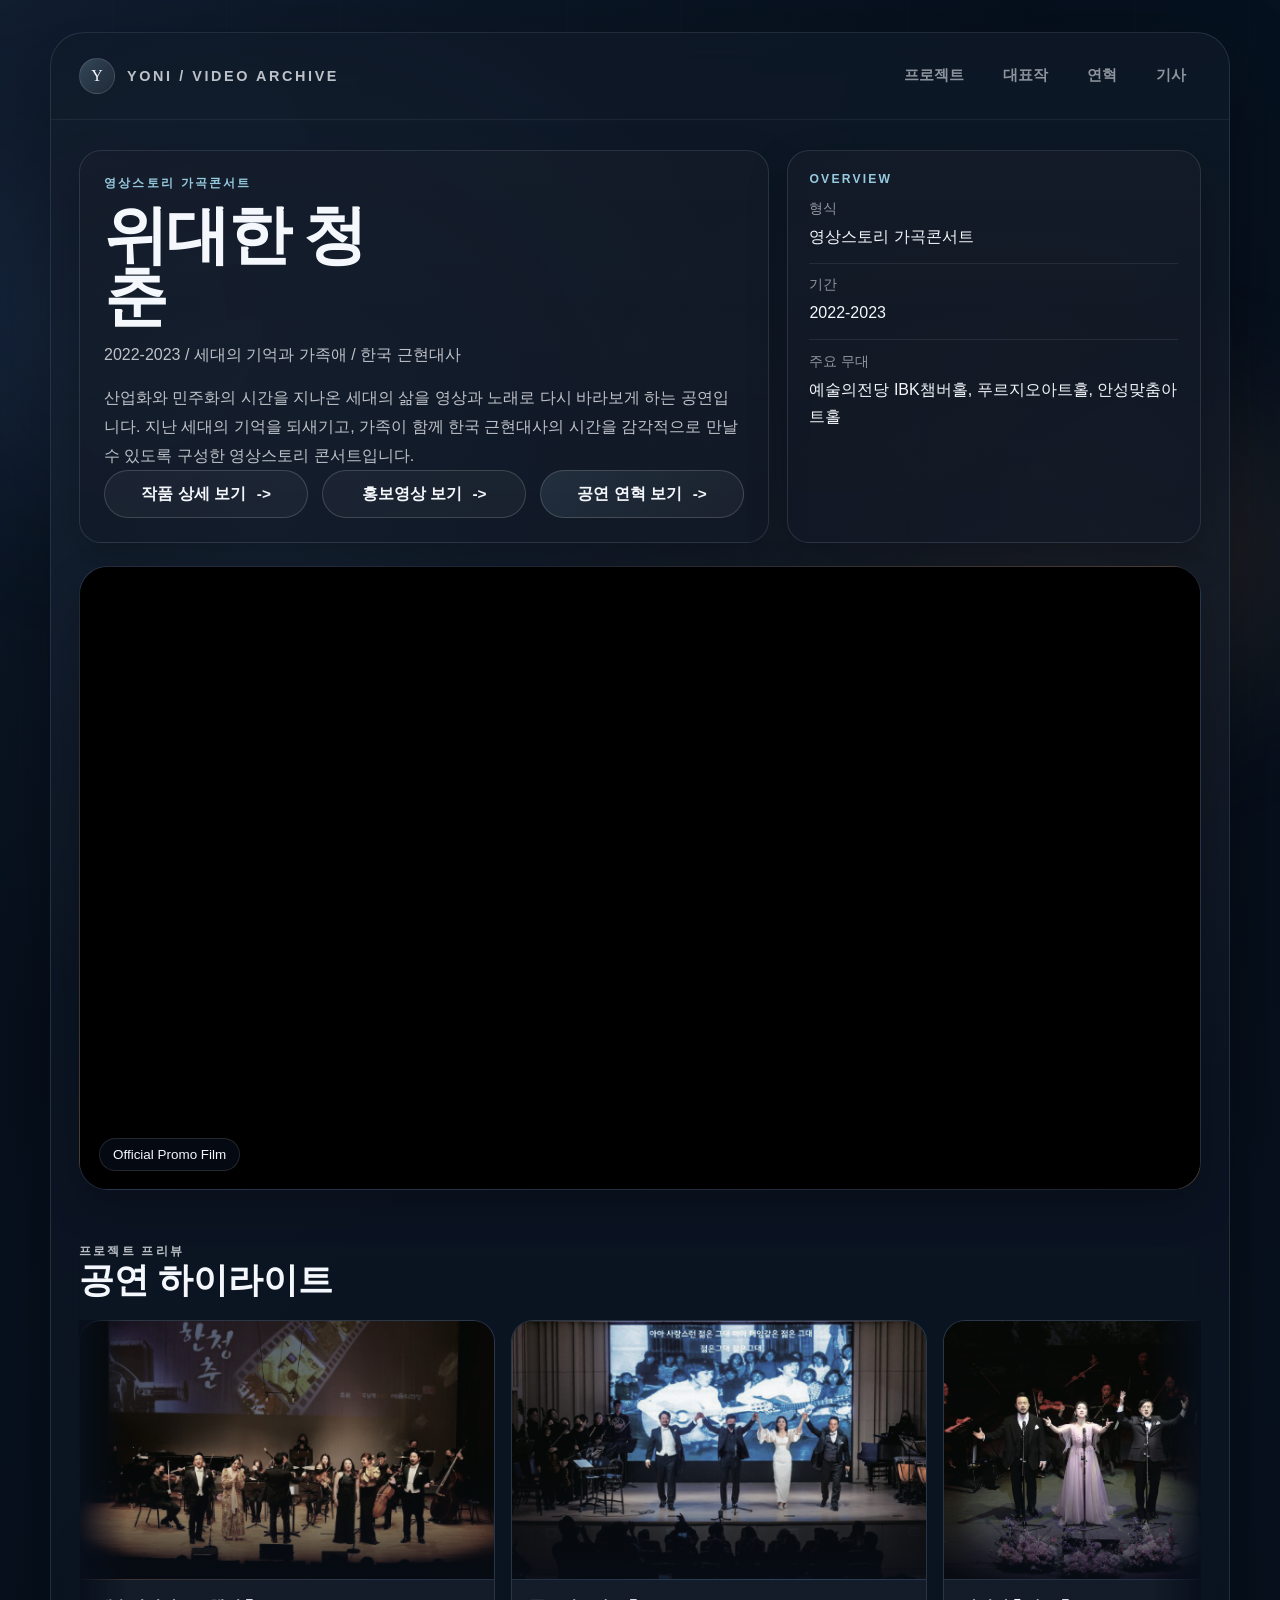
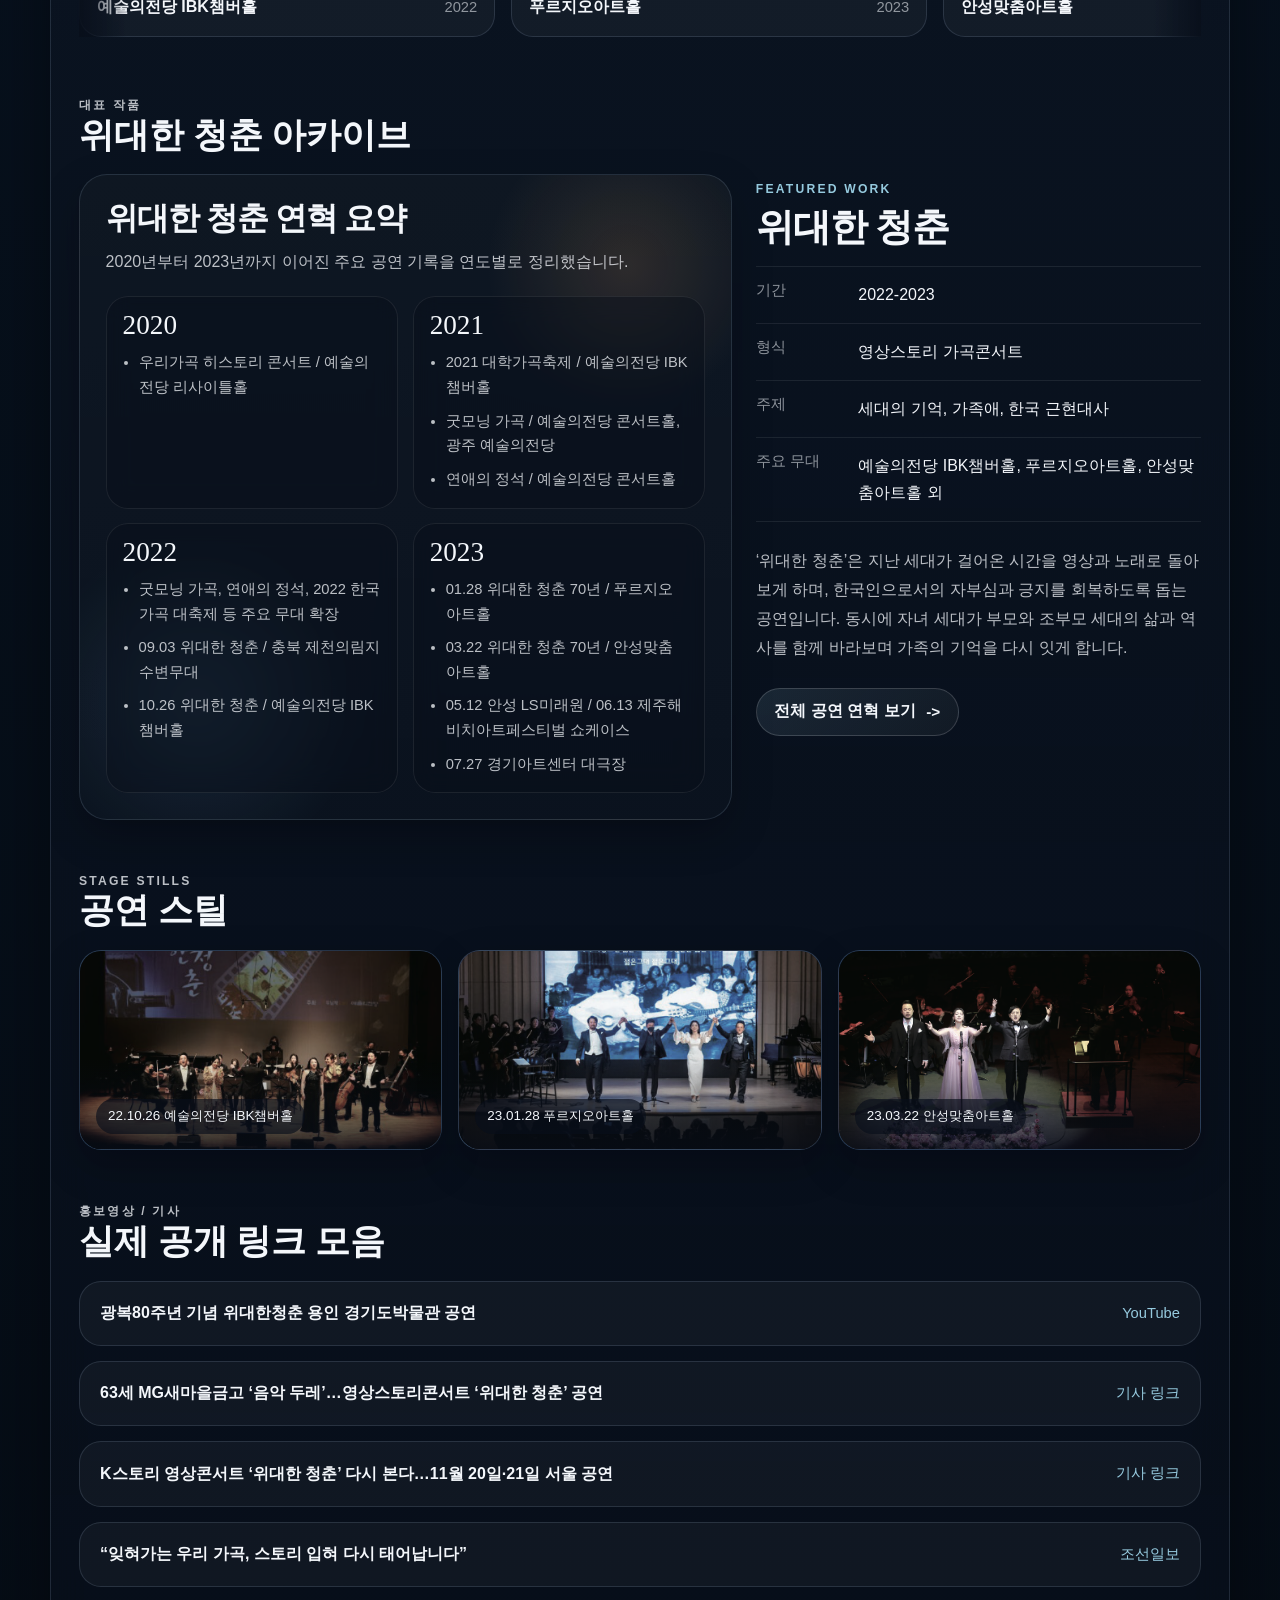
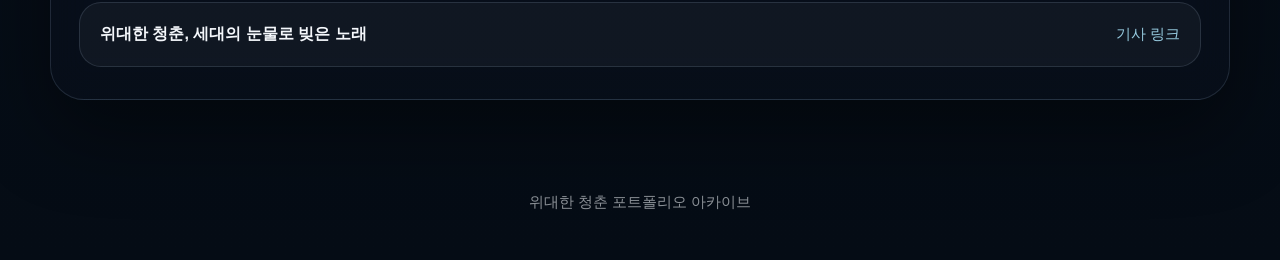
<file: index.html>
<!DOCTYPE html>
<html lang="ko">
<head>
  <meta charset="UTF-8" />
  <meta name="viewport" content="width=device-width, initial-scale=1.0" />
  <title>Yoni | 위대한 청춘 포트폴리오</title>
  <meta
    name="description"
    content="영상스토리 가곡콘서트 '위대한 청춘'을 중심으로 구성한 시네마틱 포트폴리오 페이지."
  />
  <link rel="stylesheet" href="styles.css" />
</head>
<body>
  <div class="page-atmosphere" aria-hidden="true">
    <div class="page-atmosphere__halo page-atmosphere__halo--left"></div>
    <div class="page-atmosphere__halo page-atmosphere__halo--right"></div>
    <div class="page-atmosphere__grid"></div>
  </div>

  <main class="portfolio-shell">
    <div class="portfolio-panel">
      <header class="masthead">
        <a class="brand" href="#featured">
          <span class="brand__mark">Y</span>
          <span class="brand__text">Yoni / Video Archive</span>
        </a>

        <nav class="masthead__nav" aria-label="Primary">
          <a href="#projects">프로젝트</a>
          <a href="#project-great-youth">대표작</a>
          <a href="history.html">연혁</a>
          <a href="#press">기사</a>
        </nav>
      </header>

      <section class="hero" id="featured" aria-labelledby="hero-title">
        <div class="hero__lead">
          <div class="hero__copy">
            <p class="eyebrow">영상스토리 가곡콘서트</p>
            <h1 id="hero-title" class="hero__headline">위대한 청춘</h1>
            <p class="hero__meta">2022-2023 / 세대의 기억과 가족애 / 한국 근현대사</p>
            <p class="hero__summary">
              산업화와 민주화의 시간을 지나온 세대의 삶을 영상과 노래로 다시 바라보게 하는
              공연입니다. 지난 세대의 기억을 되새기고, 가족이 함께 한국 근현대사의 시간을
              감각적으로 만날 수 있도록 구성한 영상스토리 콘서트입니다.
            </p>
            <div class="hero__actions">
              <a class="button-link button-link--ghost" href="#project-great-youth">작품 상세 보기</a>
              <a
                class="button-link button-link--ghost"
                href="https://youtu.be/uL1HTWIX-zs?si=ua6RjAPnV2ahGlyJ"
                target="_blank"
                rel="noreferrer"
              >홍보영상 보기</a>
              <a class="button-link" href="history.html#great-youth-history">공연 연혁 보기</a>
            </div>
          </div>

          <aside class="hero__spotlight" aria-label="프로젝트 개요">
            <p class="eyebrow">Overview</p>
            <dl class="hero-facts">
              <div>
                <dt>형식</dt>
                <dd>영상스토리 가곡콘서트</dd>
              </div>
              <div>
                <dt>기간</dt>
                <dd>2022-2023</dd>
              </div>
              <div>
                <dt>주요 무대</dt>
                <dd>예술의전당 IBK챔버홀, 푸르지오아트홀, 안성맞춤아트홀</dd>
              </div>
            </dl>
          </aside>
        </div>

        <div class="hero__stage">
          <div class="hero__media media-stage media-stage--featured">
            <div class="video-embed">
              <iframe
                src="https://www.youtube.com/embed/uL1HTWIX-zs?si=ua6RjAPnV2ahGlyJ"
                title="위대한 청춘 홍보영상"
                loading="lazy"
                allow="accelerometer; autoplay; clipboard-write; encrypted-media; gyroscope; picture-in-picture; web-share"
                referrerpolicy="strict-origin-when-cross-origin"
                allowfullscreen
              ></iframe>
            </div>
            <div class="media-stage__scrim"></div>
            <p class="hero__caption">Official Promo Film</p>
          </div>
        </div>
      </section>

      <section class="section-block" id="projects" aria-labelledby="projects-title">
        <div class="section-heading">
          <div>
            <p class="eyebrow">프로젝트 프리뷰</p>
            <h2 id="projects-title">공연 하이라이트</h2>
          </div>
        </div>

        <div class="preview-rail">
          <div class="preview-grid" data-drag-scroll>
            <article class="preview-card">
              <div class="preview-card__media media-swatch media-swatch--ember">
                <img
                  class="media-asset"
                  src="assets/great-youth-stage-ibk-2022.png?v=2"
                  alt="위대한 청춘 예술의전당 IBK챔버홀 공연 장면"
                  loading="lazy"
                />
              </div>
              <div class="preview-card__body">
                <div class="preview-card__title-row">
                  <h3>예술의전당 IBK챔버홀</h3>
                  <p>2022</p>
                </div>
              </div>
            </article>

            <article class="preview-card">
              <div class="preview-card__media media-swatch media-swatch--harbor">
                <img
                  class="media-asset"
                  src="assets/great-youth-stage-prugio-2023.png?v=2"
                  alt="위대한 청춘 푸르지오아트홀 공연 장면"
                  loading="lazy"
                />
              </div>
              <div class="preview-card__body">
                <div class="preview-card__title-row">
                  <h3>푸르지오아트홀</h3>
                  <p>2023</p>
                </div>
              </div>
            </article>

            <article class="preview-card">
              <div class="preview-card__media media-swatch media-swatch--signal">
                <img
                  class="media-asset"
                  src="assets/great-youth-stage-anseong-2023.png?v=2"
                  alt="위대한 청춘 안성맞춤아트홀 공연 장면"
                  loading="lazy"
                />
              </div>
              <div class="preview-card__body">
                <div class="preview-card__title-row">
                  <h3>안성맞춤아트홀</h3>
                  <p>2023</p>
                </div>
              </div>
            </article>
          </div>
        </div>
      </section>

      <section class="section-block" id="project-great-youth" aria-labelledby="detail-title">
        <div class="section-heading">
          <div>
            <p class="eyebrow">대표 작품</p>
            <h2 id="detail-title">위대한 청춘 아카이브</h2>
          </div>
        </div>

        <div class="project-detail">
          <section class="project-detail__frame archive-snapshot" aria-labelledby="archive-snapshot-title">
            <div class="archive-snapshot__intro">
              <h3 id="archive-snapshot-title" class="archive-snapshot__title">위대한 청춘 연혁 요약</h3>
              <p class="archive-snapshot__summary">
                2020년부터 2023년까지 이어진 주요 공연 기록을 연도별로 정리했습니다.
              </p>
            </div>

            <div class="archive-snapshot__grid">
              <section class="archive-snapshot__year" aria-labelledby="archive-year-2020">
                <p id="archive-year-2020" class="archive-snapshot__year-label">2020</p>
                <ul class="archive-snapshot__list">
                  <li>우리가곡 히스토리 콘서트 / 예술의전당 리사이틀홀</li>
                </ul>
              </section>

              <section class="archive-snapshot__year" aria-labelledby="archive-year-2021">
                <p id="archive-year-2021" class="archive-snapshot__year-label">2021</p>
                <ul class="archive-snapshot__list">
                  <li>2021 대학가곡축제 / 예술의전당 IBK챔버홀</li>
                  <li>굿모닝 가곡 / 예술의전당 콘서트홀, 광주 예술의전당</li>
                  <li>연애의 정석 / 예술의전당 콘서트홀</li>
                </ul>
              </section>

              <section class="archive-snapshot__year" aria-labelledby="archive-year-2022">
                <p id="archive-year-2022" class="archive-snapshot__year-label">2022</p>
                <ul class="archive-snapshot__list">
                  <li>굿모닝 가곡, 연애의 정석, 2022 한국가곡 대축제 등 주요 무대 확장</li>
                  <li>09.03 위대한 청춘 / 충북 제천의림지수변무대</li>
                  <li>10.26 위대한 청춘 / 예술의전당 IBK챔버홀</li>
                </ul>
              </section>

              <section class="archive-snapshot__year" aria-labelledby="archive-year-2023">
                <p id="archive-year-2023" class="archive-snapshot__year-label">2023</p>
                <ul class="archive-snapshot__list">
                  <li>01.28 위대한 청춘 70년 / 푸르지오아트홀</li>
                  <li>03.22 위대한 청춘 70년 / 안성맞춤아트홀</li>
                  <li>05.12 안성 LS미래원 / 06.13 제주해비치아트페스티벌 쇼케이스</li>
                  <li>07.27 경기아트센터 대극장</li>
                </ul>
              </section>
            </div>
          </section>

          <article class="project-detail__copy">
            <p class="eyebrow">Featured Work</p>
            <h3 class="project-detail__title">위대한 청춘</h3>

            <dl class="project-facts">
              <div>
                <dt>기간</dt>
                <dd>2022-2023</dd>
              </div>
              <div>
                <dt>형식</dt>
                <dd>영상스토리 가곡콘서트</dd>
              </div>
              <div>
                <dt>주제</dt>
                <dd>세대의 기억, 가족애, 한국 근현대사</dd>
              </div>
              <div>
                <dt>주요 무대</dt>
                <dd>예술의전당 IBK챔버홀, 푸르지오아트홀, 안성맞춤아트홀 외</dd>
              </div>
            </dl>

            <p class="project-detail__description">
              &lsquo;위대한 청춘&rsquo;은 지난 세대가 걸어온 시간을 영상과 노래로 돌아보게 하며,
              한국인으로서의 자부심과 긍지를 회복하도록 돕는 공연입니다. 동시에 자녀 세대가
              부모와 조부모 세대의 삶과 역사를 함께 바라보며 가족의 기억을 다시 잇게 합니다.
            </p>

            <a class="button-link" href="history.html#great-youth-history">전체 공연 연혁 보기</a>
          </article>
        </div>
      </section>

      <section class="section-block" aria-labelledby="stills-title">
        <div class="section-heading">
          <div>
            <p class="eyebrow">Stage Stills</p>
            <h2 id="stills-title">공연 스틸</h2>
          </div>
        </div>

        <div class="stills-grid">
          <figure class="still-frame still-frame--arrival">
            <img
              class="media-asset"
              src="assets/great-youth-stage-ibk-2022.png?v=2"
              alt="2022년 예술의전당 IBK챔버홀 위대한 청춘 공연 장면"
              loading="lazy"
            />
            <figcaption>22.10.26 예술의전당 IBK챔버홀</figcaption>
          </figure>

          <figure class="still-frame still-frame--refraction">
            <img
              class="media-asset"
              src="assets/great-youth-stage-prugio-2023.png?v=2"
              alt="2023년 푸르지오아트홀 위대한 청춘 공연 장면"
              loading="lazy"
            />
            <figcaption>23.01.28 푸르지오아트홀</figcaption>
          </figure>

          <figure class="still-frame still-frame--rooftop">
            <img
              class="media-asset"
              src="assets/great-youth-stage-anseong-2023.png?v=2"
              alt="2023년 안성맞춤아트홀 위대한 청춘 공연 장면"
              loading="lazy"
            />
            <figcaption>23.03.22 안성맞춤아트홀</figcaption>
          </figure>
        </div>
      </section>

      <section class="section-block section-block--last" id="press" aria-labelledby="press-title">
        <div class="section-heading">
          <div>
            <p class="eyebrow">홍보영상 / 기사</p>
            <h2 id="press-title">실제 공개 링크 모음</h2>
          </div>
        </div>

        <ul class="press-list">
          <li>
            <a
              class="press-link"
              href="https://youtu.be/uL1HTWIX-zs?si=ua6RjAPnV2ahGlyJ"
              target="_blank"
              rel="noreferrer"
            >
              <span class="press-link__title">광복80주년 기념 위대한청춘 용인 경기도박물관 공연</span>
              <span class="press-link__meta">YouTube</span>
            </a>
          </li>
          <li>
            <a
              class="press-link"
              href="https://daily.hankooki.com/news/articleViewAmp.html?idxno=1357219"
              target="_blank"
              rel="noreferrer"
            >
              <span class="press-link__title">63세 MG새마을금고 &lsquo;음악 두레&rsquo;&hellip;영상스토리콘서트 &lsquo;위대한 청춘&rsquo; 공연</span>
              <span class="press-link__meta">기사 링크</span>
            </a>
          </li>
          <li>
            <a
              class="press-link"
              href="https://daily.hankooki.com/news/articleView.html?idxno=1286118"
              target="_blank"
              rel="noreferrer"
            >
              <span class="press-link__title">K스토리 영상콘서트 &lsquo;위대한 청춘&rsquo; 다시 본다&hellip;11월 20일&middot;21일 서울 공연</span>
              <span class="press-link__meta">기사 링크</span>
            </a>
          </li>
          <li>
            <a
              class="press-link"
              href="https://www.chosun.com/culture-life/performance-arts/2025/11/04/C3NMFO4NOFBK3BOUZALYMNGL6I/"
              target="_blank"
              rel="noreferrer"
            >
              <span class="press-link__title">&ldquo;잊혀가는 우리 가곡, 스토리 입혀 다시 태어납니다&rdquo;</span>
              <span class="press-link__meta">조선일보</span>
            </a>
          </li>
          <li>
            <a
              class="press-link"
              href="http://www.woman-story.co.kr/news/articleView.html?idxno=10853"
              target="_blank"
              rel="noreferrer"
            >
              <span class="press-link__title">위대한 청춘, 세대의 눈물로 빚은 노래</span>
              <span class="press-link__meta">기사 링크</span>
            </a>
          </li>
        </ul>
      </section>
    </div>
  </main>

  <footer class="site-footer">
    <p>위대한 청춘 포트폴리오 아카이브</p>
  </footer>
  <script src="script.js"></script>
</body>
</html>
</file>
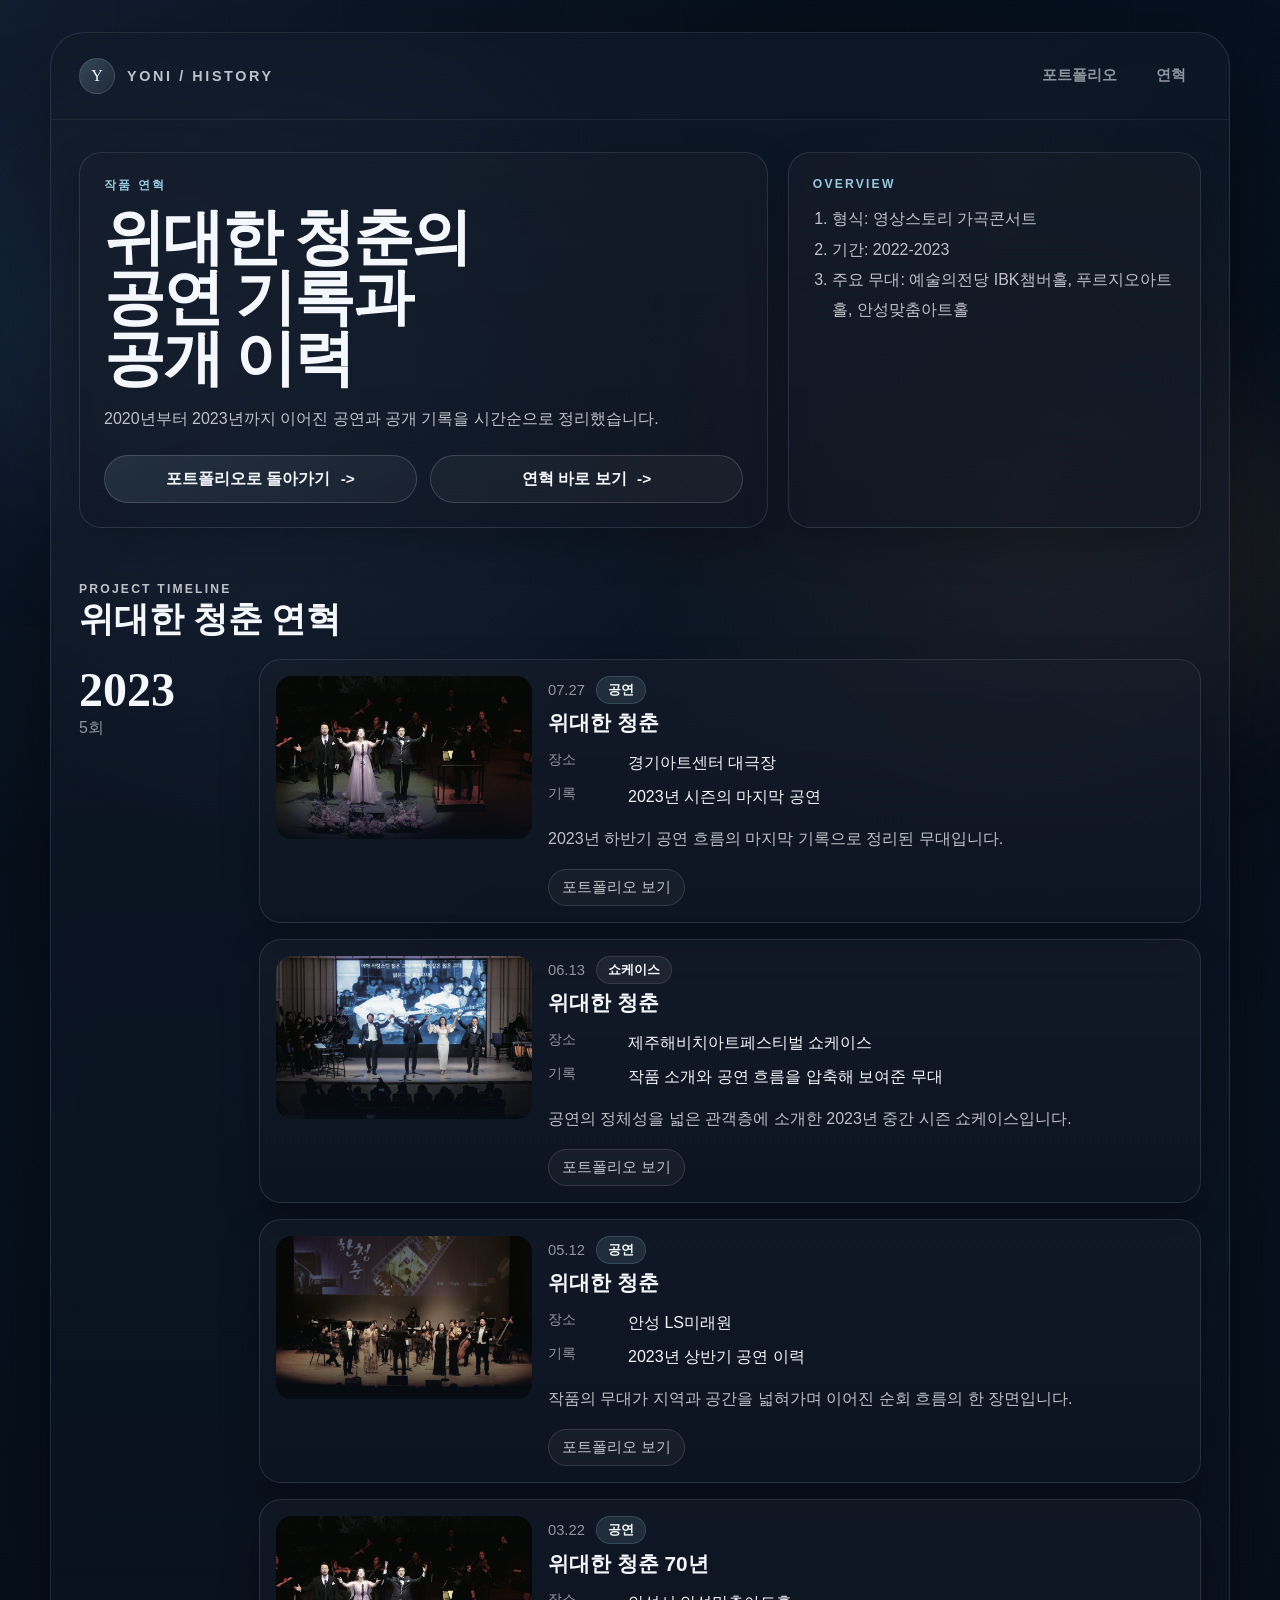
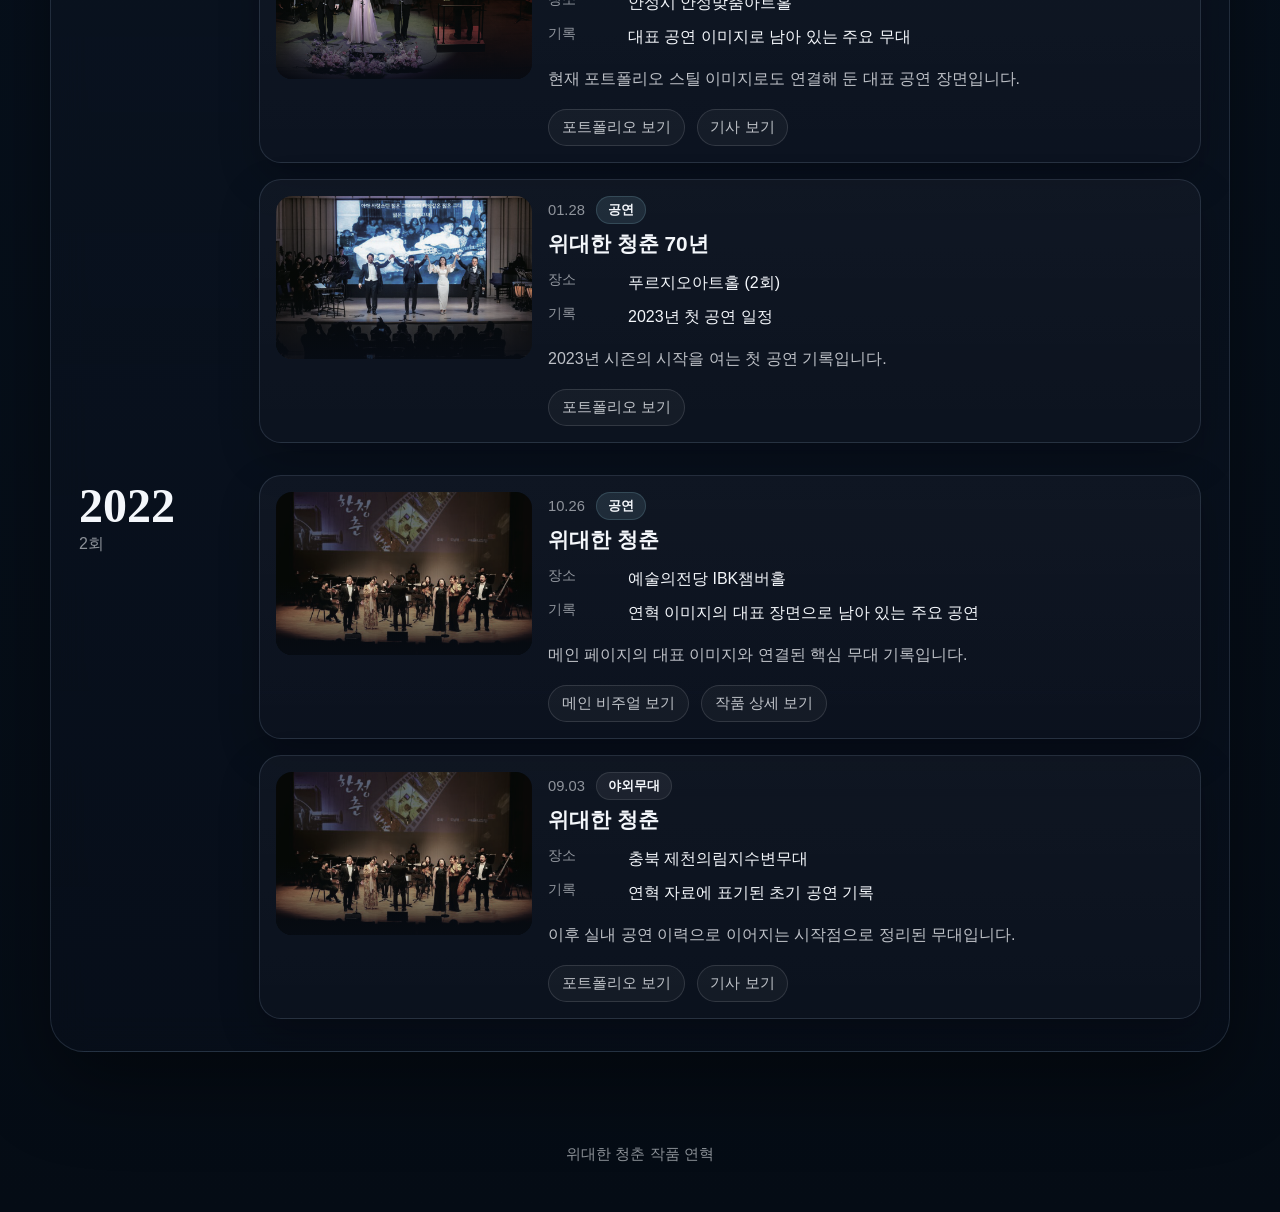
<file: history.html>
<!DOCTYPE html>
<html lang="ko">
<head>
  <meta charset="UTF-8" />
  <meta name="viewport" content="width=device-width, initial-scale=1.0" />
  <title>Yoni | 작품 연혁</title>
  <meta
    name="description"
    content="위대한 청춘의 공연과 공개 이력을 시간순으로 정리한 연혁 페이지."
  />
  <link rel="stylesheet" href="styles.css" />
</head>
<body>
  <div class="page-atmosphere" aria-hidden="true">
    <div class="page-atmosphere__halo page-atmosphere__halo--left"></div>
    <div class="page-atmosphere__halo page-atmosphere__halo--right"></div>
    <div class="page-atmosphere__grid"></div>
  </div>

  <main class="portfolio-shell">
    <div class="portfolio-panel">
      <header class="masthead">
        <a class="brand" href="index.html">
          <span class="brand__mark">Y</span>
          <span class="brand__text">Yoni / History</span>
        </a>

        <nav class="masthead__nav" aria-label="Primary">
          <a href="index.html">포트폴리오</a>
          <a href="#great-youth-history">연혁</a>
        </nav>
      </header>

      <section class="history-hero" aria-labelledby="history-title">
        <div class="history-hero__copy">
          <p class="eyebrow">작품 연혁</p>
          <h1 id="history-title">위대한 청춘의 공연 기록과 공개 이력</h1>
          <p class="history-hero__summary">
            2020년부터 2023년까지 이어진 공연과 공개 기록을 시간순으로 정리했습니다.
          </p>
          <div class="history-hero__actions">
            <a class="button-link" href="index.html">포트폴리오로 돌아가기</a>
            <a class="button-link button-link--ghost" href="#great-youth-history">연혁 바로 보기</a>
          </div>
        </div>

        <aside class="history-hero__panel" aria-label="Project overview">
          <p class="eyebrow">Overview</p>
          <ol class="history-checklist">
            <li>형식: 영상스토리 가곡콘서트</li>
            <li>기간: 2022-2023</li>
            <li>주요 무대: 예술의전당 IBK챔버홀, 푸르지오아트홀, 안성맞춤아트홀</li>
          </ol>
        </aside>
      </section>

      <section class="section-block section-block--last" id="timeline" aria-labelledby="timeline-title">
        <div class="section-heading">
          <div>
            <p class="eyebrow">Project Timeline</p>
            <h2 id="timeline-title">위대한 청춘 연혁</h2>
          </div>
        </div>

        <div class="timeline-board" id="great-youth-history">
          <section class="timeline-year" aria-labelledby="year-2023">
            <div class="timeline-year__rail">
              <h3 id="year-2023">2023</h3>
              <p>5회</p>
            </div>

            <div class="timeline-year__entries">
              <article class="timeline-entry">
                <div class="timeline-entry__media media-swatch media-swatch--signal">
                  <img
                    class="media-asset"
                    src="assets/great-youth-stage-anseong-2023.png?v=2"
                    alt="위대한 청춘 공연 썸네일"
                    loading="lazy"
                  />
                </div>

                <div class="timeline-entry__copy">
                  <div class="timeline-entry__header">
                    <p class="timeline-entry__month">07.27</p>
                    <span class="timeline-entry__status">공연</span>
                  </div>

                  <h4>위대한 청춘</h4>

                  <dl class="timeline-facts">
                    <div>
                      <dt>장소</dt>
                      <dd>경기아트센터 대극장</dd>
                    </div>
                    <div>
                      <dt>기록</dt>
                      <dd>2023년 시즌의 마지막 공연</dd>
                    </div>
                  </dl>

                  <p class="timeline-entry__description">
                    2023년 하반기 공연 흐름의 마지막 기록으로 정리된 무대입니다.
                  </p>

                  <div class="timeline-entry__links">
                    <a class="timeline-link" href="index.html#project-great-youth">포트폴리오 보기</a>
                  </div>
                </div>
              </article>

              <article class="timeline-entry">
                <div class="timeline-entry__media media-swatch media-swatch--refraction">
                  <img
                    class="media-asset"
                    src="assets/great-youth-stage-prugio-2023.png?v=2"
                    alt="위대한 청춘 공연 썸네일"
                    loading="lazy"
                  />
                </div>

                <div class="timeline-entry__copy">
                  <div class="timeline-entry__header">
                    <p class="timeline-entry__month">06.13</p>
                    <span class="timeline-entry__status timeline-entry__status--soft">쇼케이스</span>
                  </div>

                  <h4>위대한 청춘</h4>

                  <dl class="timeline-facts">
                    <div>
                      <dt>장소</dt>
                      <dd>제주해비치아트페스티벌 쇼케이스</dd>
                    </div>
                    <div>
                      <dt>기록</dt>
                      <dd>작품 소개와 공연 흐름을 압축해 보여준 무대</dd>
                    </div>
                  </dl>

                  <p class="timeline-entry__description">
                    공연의 정체성을 넓은 관객층에 소개한 2023년 중간 시즌 쇼케이스입니다.
                  </p>

                  <div class="timeline-entry__links">
                    <a class="timeline-link" href="index.html#project-great-youth">포트폴리오 보기</a>
                  </div>
                </div>
              </article>

              <article class="timeline-entry">
                <div class="timeline-entry__media media-swatch media-swatch--harbor">
                  <img
                    class="media-asset"
                    src="assets/great-youth-stage-ibk-2022.png?v=2"
                    alt="위대한 청춘 공연 썸네일"
                    loading="lazy"
                  />
                </div>

                <div class="timeline-entry__copy">
                  <div class="timeline-entry__header">
                    <p class="timeline-entry__month">05.12</p>
                    <span class="timeline-entry__status">공연</span>
                  </div>

                  <h4>위대한 청춘</h4>

                  <dl class="timeline-facts">
                    <div>
                      <dt>장소</dt>
                      <dd>안성 LS미래원</dd>
                    </div>
                    <div>
                      <dt>기록</dt>
                      <dd>2023년 상반기 공연 이력</dd>
                    </div>
                  </dl>

                  <p class="timeline-entry__description">
                    작품의 무대가 지역과 공간을 넓혀가며 이어진 순회 흐름의 한 장면입니다.
                  </p>

                  <div class="timeline-entry__links">
                    <a class="timeline-link" href="index.html#project-great-youth">포트폴리오 보기</a>
                  </div>
                </div>
              </article>

              <article class="timeline-entry">
                <div class="timeline-entry__media media-swatch media-swatch--signal">
                  <img
                    class="media-asset"
                    src="assets/great-youth-stage-anseong-2023.png?v=2"
                    alt="위대한 청춘 안성맞춤아트홀 공연 장면"
                    loading="lazy"
                  />
                </div>

                <div class="timeline-entry__copy">
                  <div class="timeline-entry__header">
                    <p class="timeline-entry__month">03.22</p>
                    <span class="timeline-entry__status">공연</span>
                  </div>

                  <h4>위대한 청춘 70년</h4>

                  <dl class="timeline-facts">
                    <div>
                      <dt>장소</dt>
                      <dd>안성시 안성맞춤아트홀</dd>
                    </div>
                    <div>
                      <dt>기록</dt>
                      <dd>대표 공연 이미지로 남아 있는 주요 무대</dd>
                    </div>
                  </dl>

                  <p class="timeline-entry__description">
                    현재 포트폴리오 스틸 이미지로도 연결해 둔 대표 공연 장면입니다.
                  </p>

                  <div class="timeline-entry__links">
                    <a class="timeline-link" href="index.html#project-great-youth">포트폴리오 보기</a>
                    <a class="timeline-link" href="index.html#press">기사 보기</a>
                  </div>
                </div>
              </article>

              <article class="timeline-entry">
                <div class="timeline-entry__media media-swatch media-swatch--ember">
                  <img
                    class="media-asset"
                    src="assets/great-youth-stage-prugio-2023.png?v=2"
                    alt="위대한 청춘 푸르지오아트홀 공연 장면"
                    loading="lazy"
                  />
                </div>

                <div class="timeline-entry__copy">
                  <div class="timeline-entry__header">
                    <p class="timeline-entry__month">01.28</p>
                    <span class="timeline-entry__status">공연</span>
                  </div>

                  <h4>위대한 청춘 70년</h4>

                  <dl class="timeline-facts">
                    <div>
                      <dt>장소</dt>
                      <dd>푸르지오아트홀 (2회)</dd>
                    </div>
                    <div>
                      <dt>기록</dt>
                      <dd>2023년 첫 공연 일정</dd>
                    </div>
                  </dl>

                  <p class="timeline-entry__description">
                    2023년 시즌의 시작을 여는 첫 공연 기록입니다.
                  </p>

                  <div class="timeline-entry__links">
                    <a class="timeline-link" href="index.html#project-great-youth">포트폴리오 보기</a>
                  </div>
                </div>
              </article>
            </div>
          </section>

          <section class="timeline-year" aria-labelledby="year-2022">
            <div class="timeline-year__rail">
              <h3 id="year-2022">2022</h3>
              <p>2회</p>
            </div>

            <div class="timeline-year__entries">
              <article class="timeline-entry">
                <div class="timeline-entry__media media-swatch media-swatch--harbor">
                  <img
                    class="media-asset"
                    src="assets/great-youth-stage-ibk-2022.png?v=2"
                    alt="위대한 청춘 예술의전당 IBK챔버홀 공연 장면"
                    loading="lazy"
                  />
                </div>

                <div class="timeline-entry__copy">
                  <div class="timeline-entry__header">
                    <p class="timeline-entry__month">10.26</p>
                    <span class="timeline-entry__status">공연</span>
                  </div>

                  <h4>위대한 청춘</h4>

                  <dl class="timeline-facts">
                    <div>
                      <dt>장소</dt>
                      <dd>예술의전당 IBK챔버홀</dd>
                    </div>
                    <div>
                      <dt>기록</dt>
                      <dd>연혁 이미지의 대표 장면으로 남아 있는 주요 공연</dd>
                    </div>
                  </dl>

                  <p class="timeline-entry__description">
                    메인 페이지의 대표 이미지와 연결된 핵심 무대 기록입니다.
                  </p>

                  <div class="timeline-entry__links">
                    <a class="timeline-link" href="index.html#featured">메인 비주얼 보기</a>
                    <a class="timeline-link" href="index.html#project-great-youth">작품 상세 보기</a>
                  </div>
                </div>
              </article>

              <article class="timeline-entry">
                <div class="timeline-entry__media media-swatch media-swatch--signal">
                  <img
                    class="media-asset"
                    src="assets/great-youth-stage-ibk-2022.png?v=2"
                    alt="위대한 청춘 공연 썸네일"
                    loading="lazy"
                  />
                </div>

                <div class="timeline-entry__copy">
                  <div class="timeline-entry__header">
                    <p class="timeline-entry__month">09.03</p>
                    <span class="timeline-entry__status timeline-entry__status--soft">야외무대</span>
                  </div>

                  <h4>위대한 청춘</h4>

                  <dl class="timeline-facts">
                    <div>
                      <dt>장소</dt>
                      <dd>충북 제천의림지수변무대</dd>
                    </div>
                    <div>
                      <dt>기록</dt>
                      <dd>연혁 자료에 표기된 초기 공연 기록</dd>
                    </div>
                  </dl>

                  <p class="timeline-entry__description">
                    이후 실내 공연 이력으로 이어지는 시작점으로 정리된 무대입니다.
                  </p>

                  <div class="timeline-entry__links">
                    <a class="timeline-link" href="index.html#project-great-youth">포트폴리오 보기</a>
                    <a class="timeline-link" href="index.html#press">기사 보기</a>
                  </div>
                </div>
              </article>
            </div>
          </section>
        </div>
      </section>
    </div>
  </main>

  <footer class="site-footer">
    <p>위대한 청춘 작품 연혁</p>
  </footer>
</body>
</html>
</file>
<file: styles.css>
:root {
  --bg-base: #06101d;
  --bg-deep: #091526;
  --bg-panel: rgba(9, 17, 30, 0.76);
  --bg-panel-strong: rgba(12, 21, 36, 0.88);
  --surface-soft: rgba(255, 255, 255, 0.04);
  --surface-hover: rgba(255, 255, 255, 0.07);
  --line-soft: rgba(183, 210, 237, 0.14);
  --line-strong: rgba(183, 210, 237, 0.28);
  --text-main: #f4f7fb;
  --text-muted: rgba(244, 247, 251, 0.76);
  --text-soft: rgba(244, 247, 251, 0.56);
  --accent-sea: #96cade;
  --accent-warm: rgba(238, 164, 96, 0.32);
  --focus-ring: #b8e4f2;
  --shadow-panel: 0 32px 80px rgba(0, 0, 0, 0.42);
  --shadow-card: 0 16px 40px rgba(0, 0, 0, 0.24);
  --radius-panel: 34px;
  --radius-large: 28px;
  --radius-medium: 22px;
  --radius-small: 16px;
  --shell-width: 1180px;
}

*,
*::before,
*::after {
  box-sizing: border-box;
}

html {
  scroll-behavior: smooth;
}

body {
  margin: 0;
  min-height: 100vh;
  font-family: "Aptos", "Segoe UI", "Noto Sans KR", sans-serif;
  -webkit-text-size-adjust: 100%;
  color: var(--text-main);
  background:
    radial-gradient(circle at top left, rgba(77, 116, 173, 0.18), transparent 28%),
    radial-gradient(circle at top right, rgba(19, 50, 89, 0.16), transparent 26%),
    linear-gradient(180deg, #040b15 0%, #07111e 38%, #050c15 100%);
  overflow-x: hidden;
}

a {
  color: inherit;
  text-decoration: none;
}

img,
video {
  display: block;
  max-width: 100%;
}

a:focus-visible {
  outline: 2px solid var(--focus-ring);
  outline-offset: 4px;
}

.page-atmosphere {
  position: fixed;
  inset: 0;
  z-index: 0;
  pointer-events: none;
  overflow: hidden;
}

.page-atmosphere__halo {
  position: absolute;
  border-radius: 999px;
  filter: blur(72px);
  opacity: 0.65;
}

.page-atmosphere__halo--left {
  top: 8%;
  left: -10%;
  width: 32rem;
  height: 32rem;
  background: radial-gradient(circle, rgba(84, 126, 193, 0.34), transparent 68%);
}

.page-atmosphere__halo--right {
  right: -8%;
  bottom: 14%;
  width: 28rem;
  height: 28rem;
  background: radial-gradient(circle, rgba(235, 169, 109, 0.28), transparent 68%);
}

.page-atmosphere__grid {
  position: absolute;
  inset: 0;
  background:
    linear-gradient(180deg, rgba(255, 255, 255, 0.02), transparent 24%),
    repeating-linear-gradient(
      90deg,
      transparent 0,
      transparent 7rem,
      rgba(255, 255, 255, 0.02) 7rem,
      rgba(255, 255, 255, 0.02) 7.1rem
    );
  opacity: 0.22;
}

.portfolio-shell {
  position: relative;
  z-index: 1;
  max-width: calc(var(--shell-width) + 48px);
  margin: 0 auto;
  padding: 32px 24px 72px;
}

.portfolio-panel {
  position: relative;
  overflow: hidden;
  border: 1px solid var(--line-soft);
  border-radius: var(--radius-panel);
  background:
    linear-gradient(180deg, rgba(13, 23, 38, 0.88), rgba(8, 15, 27, 0.72)),
    linear-gradient(135deg, rgba(255, 255, 255, 0.05), transparent 42%);
  box-shadow: var(--shadow-panel);
  backdrop-filter: blur(18px);
}

.portfolio-panel::before {
  content: "";
  position: absolute;
  inset: 0;
  background:
    radial-gradient(circle at 18% 14%, rgba(130, 174, 214, 0.08), transparent 18%),
    radial-gradient(circle at 82% 18%, rgba(244, 176, 112, 0.06), transparent 18%);
  pointer-events: none;
}

.masthead {
  position: relative;
  z-index: 1;
  display: flex;
  align-items: center;
  justify-content: space-between;
  gap: 18px;
  padding: 24px 28px;
  border-bottom: 1px solid rgba(255, 255, 255, 0.06);
}

.brand {
  display: inline-flex;
  align-items: center;
  gap: 12px;
}

.brand__mark {
  display: grid;
  place-items: center;
  width: 2.25rem;
  height: 2.25rem;
  border-radius: 999px;
  border: 1px solid rgba(255, 255, 255, 0.12);
  background:
    linear-gradient(135deg, rgba(154, 202, 222, 0.24), rgba(255, 255, 255, 0.04)),
    rgba(255, 255, 255, 0.02);
  font-family: "Iowan Old Style", "Palatino Linotype", Georgia, serif;
  font-size: 1rem;
}

.brand__text {
  color: var(--text-muted);
  font-size: 0.9rem;
  font-weight: 600;
  letter-spacing: 0.18em;
  text-transform: uppercase;
}

.masthead__nav {
  display: flex;
  flex-wrap: wrap;
  gap: 0.5rem;
}

.masthead__nav a {
  display: inline-flex;
  align-items: center;
  justify-content: center;
  min-height: 2.35rem;
  padding: 0 0.9rem;
  border: 1px solid transparent;
  border-radius: 999px;
  background: transparent;
  color: var(--text-soft);
  font-size: 0.92rem;
  font-weight: 600;
  transition:
    color 180ms ease,
    transform 180ms ease,
    border-color 180ms ease,
    background 180ms ease;
}

.masthead__nav a:hover,
.masthead__nav a:focus-visible {
  color: var(--text-main);
  transform: translateY(-1px);
  border-color: rgba(255, 255, 255, 0.1);
  background: rgba(255, 255, 255, 0.04);
}

.hero {
  position: relative;
  z-index: 1;
  padding: 30px 28px 0;
  display: grid;
  gap: 1.4rem;
}

.hero__media,
.project-detail__frame {
  position: relative;
  overflow: hidden;
  border-radius: var(--radius-large);
  border: 1px solid rgba(255, 255, 255, 0.08);
  box-shadow: var(--shadow-card);
  isolation: isolate;
}

.media-stage {
  background-color: #0c1627;
}

.media-placeholder,
.media-asset {
  position: absolute;
  inset: 0;
  width: 100%;
  height: 100%;
  display: block;
}

.media-asset {
  object-fit: cover;
}

.media-asset--contain {
  object-fit: contain;
  background: #050c15;
}

.video-embed {
  position: absolute;
  inset: 0;
  z-index: 1;
  background: #000;
}

.video-embed iframe {
  display: block;
  width: 100%;
  height: 100%;
  border: 0;
}

.media-stage--featured {
  min-height: 39rem;
  background:
    radial-gradient(circle at 78% 24%, rgba(241, 188, 130, 0.28), transparent 14%),
    radial-gradient(circle at 66% 38%, rgba(121, 175, 211, 0.18), transparent 18%),
    linear-gradient(135deg, #17263f 0%, #0e192c 42%, #091321 62%, #3d2b1f 100%);
}

.media-stage--featured::before {
  content: "";
  position: absolute;
  inset: auto 0 0 0;
  height: 56%;
  background:
    linear-gradient(180deg, transparent 0%, rgba(4, 8, 16, 0.6) 30%, rgba(4, 8, 16, 0.96) 100%),
    repeating-linear-gradient(
      90deg,
      rgba(118, 160, 211, 0.08) 0,
      rgba(118, 160, 211, 0.08) 2.8%,
      transparent 2.8%,
      transparent 8.6%
    );
}

.media-stage--featured::after {
  content: "";
  position: absolute;
  inset: 0;
  background:
    radial-gradient(circle at 18% 82%, rgba(112, 163, 205, 0.12), transparent 18%),
    linear-gradient(180deg, rgba(6, 11, 20, 0.06), rgba(6, 11, 20, 0.2));
  pointer-events: none;
}

.media-stage--detail {
  min-height: 29rem;
  background:
    radial-gradient(circle at 28% 24%, rgba(126, 186, 212, 0.22), transparent 18%),
    radial-gradient(circle at 72% 18%, rgba(243, 183, 126, 0.24), transparent 16%),
    linear-gradient(140deg, #0f1a2d 0%, #13253a 38%, #0c1524 68%, #35261f 100%);
}

.media-stage--detail::before {
  content: "";
  position: absolute;
  inset: auto 0 0 0;
  height: 52%;
  background:
    linear-gradient(180deg, transparent, rgba(6, 10, 18, 0.78) 42%, rgba(6, 10, 18, 0.98)),
    repeating-linear-gradient(
      0deg,
      transparent 0,
      transparent 2.4rem,
      rgba(255, 255, 255, 0.03) 2.4rem,
      rgba(255, 255, 255, 0.03) 2.55rem
    );
}

.media-stage__scrim {
  position: absolute;
  inset: 0;
  background:
    linear-gradient(180deg, rgba(6, 10, 18, 0.02), rgba(6, 10, 18, 0.24) 48%, rgba(6, 10, 18, 0.52) 100%);
}

.media-stage__play {
  position: absolute;
  top: 50%;
  left: 50%;
  z-index: 2;
  width: 5.25rem;
  height: 5.25rem;
  transform: translate(-50%, -50%);
  border: 1px solid rgba(255, 255, 255, 0.16);
  border-radius: 999px;
  background: rgba(9, 17, 30, 0.62);
  box-shadow: 0 20px 48px rgba(0, 0, 0, 0.32);
  backdrop-filter: blur(12px);
  pointer-events: none;
}

.media-stage__play::before {
  content: "";
  position: absolute;
  top: 50%;
  left: 54%;
  transform: translate(-50%, -50%);
  width: 0;
  height: 0;
  border-top: 0.82rem solid transparent;
  border-bottom: 0.82rem solid transparent;
  border-left: 1.25rem solid rgba(255, 255, 255, 0.92);
}

.hero__overlay {
  position: absolute;
  right: 1.75rem;
  bottom: 1.75rem;
  left: 1.75rem;
  z-index: 2;
  max-width: 46rem;
}

.hero__lead {
  display: grid;
  grid-template-columns: minmax(0, 1.2fr) minmax(18rem, 0.72fr);
  gap: 1.1rem;
  align-items: stretch;
}

.hero__copy,
.hero__spotlight {
  border: 1px solid var(--line-soft);
  border-radius: var(--radius-medium);
  background:
    linear-gradient(180deg, rgba(255, 255, 255, 0.035), rgba(255, 255, 255, 0.02)),
    rgba(8, 15, 27, 0.52);
  box-shadow: var(--shadow-card);
}

.hero__copy {
  padding: 1.5rem;
}

.hero__spotlight {
  padding: 1.35rem;
}

.eyebrow {
  margin: 0 0 0.85rem;
  color: var(--accent-sea);
  font-size: 0.76rem;
  font-weight: 700;
  letter-spacing: 0.18em;
  text-transform: uppercase;
}

.hero__headline,
.hero__overlay h1,
.section-heading h2,
.project-detail__title {
  font-family: "Iowan Old Style", "Palatino Linotype", Georgia, serif;
}

.hero__headline {
  margin: 0 0 0.9rem;
  font-size: clamp(2.7rem, 5vw, 4.7rem);
  line-height: 0.96;
  letter-spacing: -0.035em;
  max-width: 10ch;
}

.hero__overlay h1 {
  margin: 0 0 0.9rem;
  font-size: clamp(2.6rem, 5.5vw, 5rem);
  line-height: 0.96;
  letter-spacing: -0.035em;
  max-width: 11ch;
}

.hero__meta {
  margin: 0 0 1rem;
  color: var(--text-muted);
  font-size: 1rem;
  line-height: 1.6;
}

.hero__summary {
  margin: 0;
  max-width: 42rem;
  color: var(--text-muted);
  line-height: 1.8;
}

.hero__stage {
  position: relative;
}

.hero__caption {
  position: absolute;
  left: 1.2rem;
  bottom: 1.1rem;
  z-index: 2;
  margin: 0;
  padding: 0.5rem 0.8rem;
  border: 1px solid rgba(255, 255, 255, 0.12);
  border-radius: 999px;
  background: rgba(8, 15, 26, 0.66);
  color: var(--text-main);
  font-size: 0.84rem;
}

.hero-facts {
  margin: 0;
  display: grid;
  gap: 0.8rem;
}

.hero-facts div {
  display: grid;
  gap: 0.3rem;
  padding: 0 0 0.8rem;
  border-bottom: 1px solid rgba(255, 255, 255, 0.08);
}

.hero-facts div:last-child {
  padding-bottom: 0;
  border-bottom: 0;
}

.hero-facts dt {
  color: var(--text-soft);
  font-size: 0.86rem;
}

.hero-facts dd {
  margin: 0;
  color: var(--text-main);
  line-height: 1.7;
}

.hero__actions,
.history-hero__actions {
  display: flex;
  flex-wrap: wrap;
  gap: 0.85rem;
}

.hero__actions .button-link,
.history-hero__actions .button-link {
  flex: 1 1 12.5rem;
}

.button-link {
  display: inline-flex;
  align-items: center;
  justify-content: center;
  gap: 0.65rem;
  min-height: 3rem;
  padding: 0 1.1rem;
  border: 1px solid rgba(255, 255, 255, 0.16);
  border-radius: 999px;
  background: linear-gradient(135deg, rgba(150, 202, 222, 0.12), rgba(255, 255, 255, 0.04));
  color: var(--text-main);
  font-weight: 600;
  transition:
    transform 180ms ease,
    border-color 180ms ease,
    background 180ms ease;
}

.button-link::after {
  content: "->";
  font-size: 0.96rem;
}

.button-link:hover,
.button-link:focus-visible {
  transform: translateY(-1px);
  border-color: var(--line-strong);
  background: linear-gradient(135deg, rgba(150, 202, 222, 0.18), rgba(255, 255, 255, 0.06));
}

.button-link--ghost {
  background: rgba(255, 255, 255, 0.04);
}

.section-block {
  position: relative;
  z-index: 1;
  padding: 3.2rem 1.75rem 0;
}

.section-block--last {
  padding-bottom: 2rem;
}

.section-heading {
  display: grid;
  grid-template-columns: minmax(0, 1fr) minmax(16rem, 28rem);
  gap: 1.5rem;
  align-items: end;
  margin-bottom: 1.35rem;
}

.section-heading h2 {
  margin: 0;
  font-size: clamp(1.7rem, 2.7vw, 2.35rem);
  line-height: 1.05;
}

.section-heading p {
  margin: 0;
  color: var(--text-muted);
  line-height: 1.75;
}

.preview-grid,
.stills-grid {
  display: grid;
  gap: 1rem;
}

.preview-rail {
  position: relative;
}

.preview-rail::before,
.preview-rail::after {
  content: "";
  position: absolute;
  top: 0;
  bottom: 0.45rem;
  width: 3rem;
  z-index: 2;
  pointer-events: none;
}

.preview-rail::before {
  left: 0;
  background: linear-gradient(90deg, rgba(8, 15, 27, 0.92), rgba(8, 15, 27, 0));
}

.preview-rail::after {
  right: 0;
  background: linear-gradient(270deg, rgba(8, 15, 27, 0.92), rgba(8, 15, 27, 0));
}

.preview-grid {
  display: flex;
  gap: 1rem;
  overflow-x: auto;
  overflow-y: visible;
  padding: 0 0 0.45rem;
  scroll-snap-type: x mandatory;
  scroll-padding-left: 1rem;
  overscroll-behavior-x: contain;
  scrollbar-width: thin;
  scrollbar-color: rgba(183, 210, 237, 0.28) transparent;
  cursor: grab;
  touch-action: pan-y;
}

.preview-grid::-webkit-scrollbar {
  height: 0.55rem;
}

.preview-grid::-webkit-scrollbar-track {
  background: transparent;
}

.preview-grid::-webkit-scrollbar-thumb {
  background: rgba(183, 210, 237, 0.28);
  border-radius: 999px;
}

.preview-card {
  flex: 0 0 26rem;
  overflow: hidden;
  border: 1px solid var(--line-soft);
  border-radius: var(--radius-medium);
  background: var(--surface-soft);
  scroll-snap-align: start;
  transition:
    transform 180ms ease,
    border-color 180ms ease,
    background 180ms ease;
}

.preview-grid.is-dragging {
  cursor: grabbing;
  scroll-snap-type: none;
  user-select: none;
}

.preview-grid.is-dragging .preview-card {
  pointer-events: none;
}

.preview-card:hover,
.preview-card:focus-within {
  transform: translateY(-3px);
  border-color: var(--line-strong);
  background: var(--surface-hover);
}

.preview-card--empty {
  border-style: dashed;
}

.preview-card__media {
  position: relative;
  aspect-ratio: 16 / 10;
  overflow: hidden;
  border-bottom: 1px solid rgba(255, 255, 255, 0.07);
}

.preview-card__body {
  padding: 1rem 1.05rem 1.1rem;
}

.preview-card__title-row {
  display: flex;
  align-items: baseline;
  justify-content: space-between;
  gap: 1rem;
}

.preview-card__body h3 {
  margin: 0;
  font-size: 1rem;
  line-height: 1.4;
}

.preview-card__body p {
  margin: 0;
  color: var(--text-soft);
  font-size: 0.92rem;
}

.preview-card__placeholder-note {
  display: block;
  margin-top: 0.55rem;
  color: var(--text-soft);
  font-size: 0.9rem;
  line-height: 1.65;
}

.media-swatch {
  background-color: #101a2b;
}

.media-swatch::before,
.still-frame::before {
  content: "";
  position: absolute;
  inset: 0;
  background: linear-gradient(180deg, rgba(5, 9, 16, 0.04), rgba(5, 9, 16, 0.48));
}

.media-swatch::after,
.still-frame::after {
  content: "";
  position: absolute;
  inset: auto 0 0 0;
  height: 46%;
  background: linear-gradient(180deg, transparent, rgba(7, 12, 22, 0.82) 100%);
}

.media-swatch--ember {
  background:
    radial-gradient(circle at 62% 32%, rgba(244, 187, 124, 0.34), transparent 16%),
    linear-gradient(135deg, #34261d 0%, #1a2640 44%, #0d1526 100%);
}

.media-swatch--harbor {
  background:
    radial-gradient(circle at 34% 28%, rgba(119, 176, 208, 0.28), transparent 16%),
    linear-gradient(135deg, #102237 0%, #1c3350 42%, #0d1526 100%);
}

.media-swatch--signal {
  background:
    radial-gradient(circle at 70% 30%, rgba(239, 170, 101, 0.28), transparent 15%),
    radial-gradient(circle at 28% 66%, rgba(115, 155, 196, 0.16), transparent 18%),
    linear-gradient(135deg, #142234 0%, #13233b 50%, #2c201c 100%);
}

.project-detail {
  display: grid;
  grid-template-columns: minmax(0, 1.32fr) minmax(19rem, 0.9fr);
  gap: 1.5rem;
  align-items: start;
}

.project-detail__frame {
  min-width: 0;
  margin: 0;
}

.archive-snapshot {
  position: relative;
  overflow: hidden;
  padding: 1.6rem;
  border: 1px solid var(--line-soft);
  border-radius: var(--radius-large);
  background:
    radial-gradient(circle at 84% 14%, rgba(236, 170, 108, 0.14), transparent 18%),
    radial-gradient(circle at 18% 82%, rgba(110, 166, 204, 0.14), transparent 22%),
    linear-gradient(180deg, rgba(255, 255, 255, 0.03), rgba(255, 255, 255, 0.015)),
    rgba(8, 15, 27, 0.62);
  box-shadow: var(--shadow-card);
}

.archive-snapshot__intro {
  margin-bottom: 1.2rem;
}

.archive-snapshot__title {
  margin: 0 0 0.8rem;
  font-family: "Iowan Old Style", "Palatino Linotype", Georgia, serif;
  font-size: clamp(1.7rem, 2.5vw, 2.35rem);
  line-height: 1.08;
  letter-spacing: -0.03em;
}

.archive-snapshot__summary {
  margin: 0;
  max-width: 38rem;
  color: var(--text-muted);
  line-height: 1.8;
}

.archive-snapshot__grid {
  display: grid;
  grid-template-columns: repeat(2, minmax(0, 1fr));
  gap: 0.9rem;
}

.archive-snapshot__year {
  padding: 1rem;
  border: 1px solid rgba(255, 255, 255, 0.08);
  border-radius: var(--radius-medium);
  background: rgba(8, 15, 27, 0.44);
  backdrop-filter: blur(12px);
}

.archive-snapshot__year-label {
  margin: 0 0 0.7rem;
  color: var(--text-main);
  font-family: "Iowan Old Style", "Palatino Linotype", Georgia, serif;
  font-size: 1.7rem;
  line-height: 0.95;
}

.archive-snapshot__list {
  margin: 0;
  padding-left: 1rem;
  display: grid;
  gap: 0.55rem;
  color: var(--text-muted);
  font-size: 0.92rem;
  line-height: 1.68;
}

.project-detail__caption {
  position: absolute;
  left: 1.25rem;
  bottom: 1.1rem;
  z-index: 2;
  padding: 0.5rem 0.82rem;
  border: 1px solid rgba(255, 255, 255, 0.12);
  border-radius: 999px;
  background: rgba(7, 14, 25, 0.6);
  color: var(--text-muted);
  font-size: 0.86rem;
}

.project-detail__copy {
  padding: 0.45rem 0 0.2rem;
}

.project-detail__title {
  margin: 0 0 1.25rem;
  font-size: clamp(2rem, 3vw, 2.9rem);
  line-height: 0.95;
  letter-spacing: -0.03em;
}

.project-facts {
  margin: 0 0 1.5rem;
  display: grid;
  gap: 0;
}

.project-facts div {
  display: grid;
  grid-template-columns: 5.4rem minmax(0, 1fr);
  gap: 1rem;
  padding: 0.9rem 0;
  border-top: 1px solid rgba(255, 255, 255, 0.08);
}

.project-facts div:last-child {
  border-bottom: 1px solid rgba(255, 255, 255, 0.08);
}

.project-facts dt {
  color: var(--text-soft);
  font-size: 0.92rem;
}

.project-facts dd {
  margin: 0;
  color: var(--text-main);
  line-height: 1.7;
}

.project-detail__description {
  margin: 0 0 1.6rem;
  color: var(--text-muted);
  line-height: 1.82;
}

.stills-grid {
  grid-template-columns: repeat(3, minmax(0, 1fr));
}

.still-frame {
  position: relative;
  min-height: 12.5rem;
  margin: 0;
  overflow: hidden;
  border: 1px solid var(--line-soft);
  border-radius: var(--radius-medium);
  box-shadow: var(--shadow-card);
}

.still-frame figcaption {
  position: absolute;
  left: 1rem;
  bottom: 0.95rem;
  z-index: 2;
  max-width: calc(100% - 2rem);
  padding: 0.5rem 0.75rem;
  border-radius: 999px;
  background: rgba(8, 15, 26, 0.66);
  color: var(--text-main);
  font-size: 0.84rem;
  line-height: 1.4;
}

.still-frame--arrival {
  background:
    radial-gradient(circle at 28% 24%, rgba(110, 166, 204, 0.24), transparent 17%),
    linear-gradient(135deg, #15253a 0%, #102138 50%, #0b1423 100%);
}

.still-frame--refraction {
  background:
    radial-gradient(circle at 66% 28%, rgba(241, 182, 120, 0.3), transparent 16%),
    linear-gradient(135deg, #1b2235 0%, #1f3047 44%, #121a2a 100%);
}

.still-frame--rooftop {
  background:
    radial-gradient(circle at 74% 24%, rgba(236, 170, 108, 0.22), transparent 14%),
    radial-gradient(circle at 26% 36%, rgba(107, 157, 194, 0.18), transparent 18%),
    linear-gradient(135deg, #102038 0%, #152742 52%, #1f1b23 100%);
}

.press-list {
  display: grid;
  gap: 0.95rem;
  margin: 0;
  padding: 0;
  list-style: none;
}

.press-link {
  display: grid;
  grid-template-columns: minmax(0, 1fr) auto;
  gap: 1rem;
  align-items: center;
  padding: 1.2rem 1.25rem;
  border: 1px solid var(--line-soft);
  border-radius: var(--radius-medium);
  background: var(--surface-soft);
  transition:
    transform 180ms ease,
    border-color 180ms ease,
    background 180ms ease;
}

.press-link:hover,
.press-link:focus-visible {
  transform: translateY(-2px);
  border-color: var(--line-strong);
  background: var(--surface-hover);
}

.press-link__title {
  font-weight: 600;
  line-height: 1.55;
}

.press-link__meta {
  color: var(--accent-sea);
  font-size: 0.92rem;
  white-space: nowrap;
}

.site-footer {
  position: relative;
  z-index: 1;
  max-width: var(--shell-width);
  margin: 0 auto;
  padding: 1.3rem 1.5rem 3rem;
}

.site-footer p {
  margin: 0;
  color: var(--text-soft);
  text-align: center;
  font-size: 0.92rem;
}

.history-hero {
  position: relative;
  z-index: 1;
  display: grid;
  grid-template-columns: minmax(0, 1.25fr) minmax(18rem, 0.75fr);
  gap: 1.25rem;
  padding: 2rem 1.75rem 0;
}

.history-hero__copy,
.history-hero__panel,
.workflow-card,
.timeline-entry {
  border: 1px solid var(--line-soft);
  border-radius: var(--radius-medium);
  background:
    linear-gradient(180deg, rgba(255, 255, 255, 0.035), rgba(255, 255, 255, 0.02)),
    rgba(8, 15, 27, 0.52);
  box-shadow: var(--shadow-card);
}

.history-hero__copy {
  padding: 1.5rem;
}

.history-hero__copy h1 {
  margin: 0 0 1rem;
  max-width: 12ch;
  font-family: "Iowan Old Style", "Palatino Linotype", Georgia, serif;
  font-size: clamp(2.4rem, 4.8vw, 4.4rem);
  line-height: 0.98;
  letter-spacing: -0.035em;
}

.history-hero__summary {
  margin: 0 0 1.4rem;
  max-width: 42rem;
  color: var(--text-muted);
  line-height: 1.82;
}

.history-hero__panel {
  padding: 1.5rem;
  align-self: stretch;
}

.history-checklist {
  margin: 0;
  padding-left: 1.2rem;
  color: var(--text-muted);
  line-height: 1.9;
}

.workflow-grid {
  display: grid;
  grid-template-columns: repeat(3, minmax(0, 1fr));
  gap: 1rem;
}

.workflow-card {
  padding: 1.25rem;
}

.workflow-card__step {
  margin: 0 0 0.65rem;
  color: var(--accent-sea);
  font-size: 0.76rem;
  font-weight: 700;
  letter-spacing: 0.16em;
  text-transform: uppercase;
}

.workflow-card h3 {
  margin: 0 0 0.65rem;
  font-size: 1.08rem;
}

.workflow-card p:last-child {
  margin: 0;
  color: var(--text-muted);
  line-height: 1.76;
}

.timeline-board {
  display: grid;
  gap: 2rem;
}

.timeline-year {
  display: grid;
  grid-template-columns: 10rem minmax(0, 1fr);
  gap: 1.25rem;
  align-items: start;
}

.timeline-year__rail {
  position: sticky;
  top: 1.5rem;
  padding-top: 0.5rem;
}

.timeline-year__rail h3 {
  margin: 0 0 0.35rem;
  font-family: "Iowan Old Style", "Palatino Linotype", Georgia, serif;
  font-size: clamp(2rem, 4vw, 3rem);
  line-height: 0.95;
}

.timeline-year__rail p {
  margin: 0;
  color: var(--text-soft);
}

.timeline-year__entries {
  display: grid;
  gap: 1rem;
}

.timeline-entry {
  display: grid;
  grid-template-columns: clamp(14rem, 23vw, 16rem) minmax(0, 1fr);
  gap: 1rem;
  align-items: start;
  padding: 1rem;
}

.timeline-entry__media {
  position: relative;
  width: 100%;
  min-width: 0;
  overflow: hidden;
  border-radius: var(--radius-small);
  background: #0b1524;
}

.timeline-entry__copy {
  min-width: 0;
  position: relative;
  z-index: 1;
}

.timeline-entry__media .media-asset {
  position: relative;
  inset: auto;
  width: 100%;
  height: auto;
  object-fit: contain;
}

.timeline-entry__header {
  display: flex;
  align-items: center;
  gap: 0.7rem;
  flex-wrap: wrap;
  margin-bottom: 0.55rem;
}

.timeline-entry__month {
  margin: 0;
  color: var(--text-soft);
  font-size: 0.92rem;
}

.timeline-entry__status {
  display: inline-flex;
  align-items: center;
  min-height: 1.75rem;
  padding: 0 0.7rem;
  border: 1px solid rgba(150, 202, 222, 0.18);
  border-radius: 999px;
  background: rgba(150, 202, 222, 0.12);
  color: var(--text-main);
  font-size: 0.82rem;
  font-weight: 600;
}

.timeline-entry__status--soft {
  background: rgba(255, 255, 255, 0.06);
  border-color: rgba(255, 255, 255, 0.1);
}

.timeline-entry h4 {
  margin: 0 0 0.9rem;
  font-size: 1.3rem;
  line-height: 1.1;
}

.timeline-facts {
  margin: 0 0 0.95rem;
  display: grid;
  gap: 0.55rem;
}

.timeline-facts div {
  display: grid;
  grid-template-columns: 4.2rem minmax(0, 1fr);
  gap: 0.8rem;
}

.timeline-facts dt {
  color: var(--text-soft);
  font-size: 0.9rem;
}

.timeline-facts dd {
  margin: 0;
  color: var(--text-main);
  line-height: 1.6;
}

.timeline-entry__description {
  margin: 0 0 1rem;
  color: var(--text-muted);
  line-height: 1.75;
}

.timeline-entry__links {
  display: flex;
  flex-wrap: wrap;
  gap: 0.75rem;
}

.timeline-link {
  display: inline-flex;
  align-items: center;
  min-height: 2.3rem;
  padding: 0 0.8rem;
  border: 1px solid rgba(255, 255, 255, 0.12);
  border-radius: 999px;
  background: rgba(255, 255, 255, 0.04);
  color: var(--text-muted);
  font-size: 0.92rem;
  transition:
    transform 180ms ease,
    border-color 180ms ease,
    background 180ms ease,
    color 180ms ease;
}

.timeline-link:hover,
.timeline-link:focus-visible {
  transform: translateY(-1px);
  border-color: var(--line-strong);
  background: rgba(255, 255, 255, 0.08);
  color: var(--text-main);
}

.media-swatch--refraction {
  background:
    radial-gradient(circle at 66% 28%, rgba(241, 182, 120, 0.3), transparent 16%),
    linear-gradient(135deg, #1b2235 0%, #1f3047 44%, #121a2a 100%);
}

@media (max-width: 1080px) {
  .hero__media {
    min-height: 34rem;
  }

  .hero__lead,
  .history-hero {
    grid-template-columns: 1fr;
  }

  .section-heading {
    grid-template-columns: 1fr;
  }

  .project-detail {
    grid-template-columns: 1fr;
  }

  .archive-snapshot__grid {
    grid-template-columns: 1fr;
  }

  .timeline-year {
    grid-template-columns: 1fr;
  }

  .timeline-year__rail {
    position: static;
    padding-top: 0;
  }
}

@media (max-width: 900px) {
  .stills-grid {
    grid-template-columns: repeat(2, minmax(0, 1fr));
  }

  .preview-grid {
    gap: 0.9rem;
  }

  .preview-card__title-row {
    flex-direction: column;
    align-items: flex-start;
    gap: 0.35rem;
  }

  .project-facts div {
    grid-template-columns: 1fr;
    gap: 0.35rem;
  }

  .timeline-year__rail {
    display: flex;
    align-items: baseline;
    justify-content: space-between;
    gap: 1rem;
    padding-bottom: 0.55rem;
    border-bottom: 1px solid rgba(255, 255, 255, 0.08);
  }

  .workflow-grid {
    grid-template-columns: 1fr;
  }

  .timeline-entry {
    grid-template-columns: 1fr;
    gap: 0.9rem;
  }
}

@media (max-width: 680px) {
  .portfolio-shell {
    padding: 18px 14px 56px;
  }

  .portfolio-panel {
    border-radius: 24px;
  }

  .masthead {
    flex-direction: column;
    align-items: flex-start;
    gap: 0.9rem;
    padding: 16px;
  }

  .masthead__nav {
    width: 100%;
    display: grid;
    grid-template-columns: repeat(2, minmax(0, 1fr));
    gap: 0.55rem;
  }

  .masthead__nav a {
    min-height: 2.45rem;
    padding: 0 0.75rem;
    border-color: rgba(255, 255, 255, 0.08);
    border-radius: 15px;
    background: rgba(255, 255, 255, 0.035);
    font-size: 0.88rem;
    letter-spacing: 0.01em;
  }

  .brand__text {
    font-size: 0.78rem;
    letter-spacing: 0.12em;
  }

  .hero,
  .section-block,
  .history-hero {
    padding-right: 16px;
    padding-left: 16px;
  }

  .hero__copy,
  .history-hero__copy {
    padding: 1.15rem;
  }

  .hero__spotlight,
  .history-hero__panel,
  .timeline-entry,
  .workflow-card {
    padding: 1rem;
  }

  .hero__media {
    min-height: 16rem;
  }

  .preview-grid {
    gap: 0.85rem;
    scroll-padding-left: 16px;
  }

  .preview-card {
    flex-basis: min(82vw, 20rem);
  }

  .hero {
    gap: 1rem;
  }

  .hero__headline {
    max-width: none;
    font-size: clamp(2.15rem, 11vw, 3.15rem);
    line-height: 1.02;
    word-break: keep-all;
  }

  .hero__meta {
    font-size: 0.92rem;
    line-height: 1.55;
  }

  .hero__summary {
    font-size: 0.95rem;
    line-height: 1.74;
  }

  .history-hero__copy h1 {
    max-width: none;
    font-size: clamp(2rem, 10.5vw, 3rem);
    line-height: 1.02;
    word-break: keep-all;
  }

  .history-hero__summary {
    font-size: 0.95rem;
    line-height: 1.74;
  }

  .section-heading {
    margin-bottom: 1rem;
  }

  .section-heading h2 {
    font-size: clamp(1.9rem, 10vw, 2.55rem);
    line-height: 1.04;
    word-break: keep-all;
  }

  .project-detail__title,
  .archive-snapshot__title {
    font-size: clamp(1.8rem, 9vw, 2.45rem);
    line-height: 1.06;
    word-break: keep-all;
  }

  .archive-snapshot {
    padding: 1.2rem;
  }

  .archive-snapshot__year {
    padding: 0.95rem;
  }

  .archive-snapshot__list {
    gap: 0.45rem;
    font-size: 0.9rem;
  }

  .hero__caption,
  .project-detail__caption {
    left: 0.9rem;
    right: 0.9rem;
    bottom: 0.9rem;
    max-width: calc(100% - 1.8rem);
    font-size: 0.78rem;
  }

  .media-stage__play {
    width: 4.35rem;
    height: 4.35rem;
  }

  .media-stage__play::before {
    border-top-width: 0.7rem;
    border-bottom-width: 0.7rem;
    border-left-width: 1rem;
  }

  .project-detail__frame {
    min-height: 22rem;
  }

  .press-link {
    grid-template-columns: 1fr;
    padding: 1rem 1.05rem;
  }

}

@media (max-width: 560px) {
  .stills-grid {
    grid-template-columns: 1fr;
  }

  .preview-grid {
    scroll-padding-left: 14px;
  }

  .preview-card {
    flex-basis: 84vw;
  }

  .preview-rail::before,
  .preview-rail::after {
    width: 1.4rem;
  }

  .button-link {
    width: 100%;
    min-height: 3.35rem;
    border-radius: 1.1rem;
  }

  .hero__actions,
  .history-hero__actions,
  .timeline-entry__links {
    flex-direction: column;
  }

  .hero__actions .button-link,
  .history-hero__actions .button-link {
    flex: none;
  }

  .hero__actions,
  .history-hero__actions {
    gap: 0.7rem;
  }

  .timeline-facts div {
    grid-template-columns: 1fr;
    gap: 0.25rem;
  }

  .press-link__meta {
    white-space: normal;
  }
}

@media (prefers-reduced-motion: reduce) {
  html {
    scroll-behavior: auto;
  }

  *,
  *::before,
  *::after {
    transition: none !important;
  }
}
</file>
